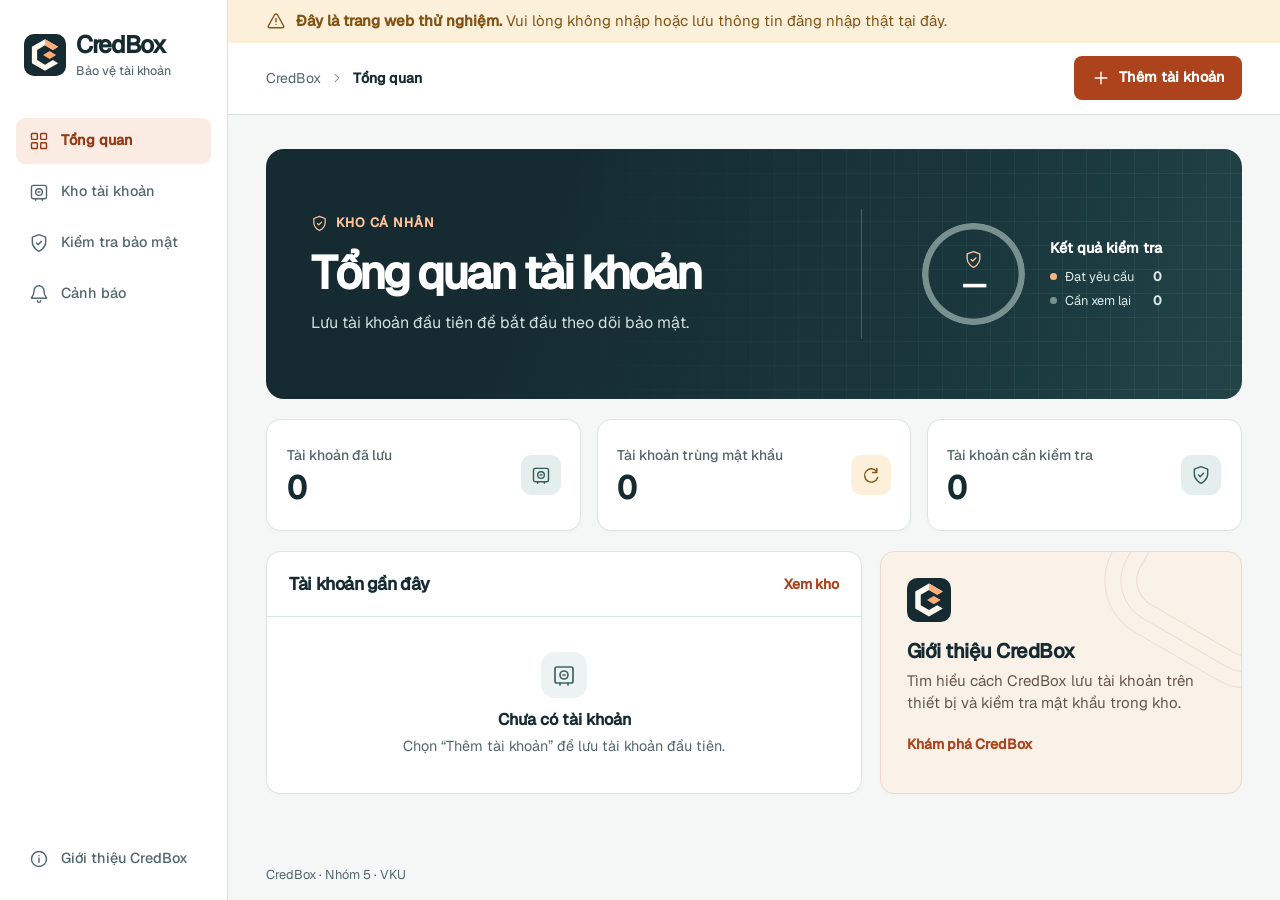
<file: index.html>
<!doctype html>
<html lang="vi">
<head>
  <meta charset="utf-8">
  <meta name="viewport" content="width=device-width, initial-scale=1">
  <meta name="page-type" content="software">
  <meta name="site-kind" content="software">
  <meta name="theme-color" content="#152b31">
  <meta name="description" content="Quản lý tài khoản cá nhân và kiểm tra bảo mật ngay trong trình duyệt.">
  <meta property="og:title" content="CredBox · Kho tài khoản">
  <meta property="og:description" content="Quản lý tài khoản và biết việc bảo mật nào cần xử lý.">
  <title>CredBox · Kho tài khoản</title>
  <link rel="icon" href="assets/credbox.svg">
  <link rel="stylesheet" href="assets/fonts/fonts.css">
  <link rel="stylesheet" href="app.css">
  <script defer src="app.js"></script>
</head>
<body>
  <svg class="symbols" xmlns="http://www.w3.org/2000/svg" aria-hidden="true">
    <symbol id="i-shield" viewBox="0 0 24 24"><path d="M12 22s8-4 8-11V5l-8-3-8 3v6c0 7 8 11 8 11Z"/><path d="m9 12 2 2 4-4"/></symbol>
    <symbol id="i-overview" viewBox="0 0 24 24"><rect x="3" y="3" width="7" height="7" rx="1"/><rect x="14" y="3" width="7" height="7" rx="1"/><rect x="3" y="14" width="7" height="7" rx="1"/><rect x="14" y="14" width="7" height="7" rx="1"/></symbol>
    <symbol id="i-vault" viewBox="0 0 24 24"><rect x="3" y="4" width="18" height="16" rx="2"/><path d="M8 20v2m8-2v2m-5-10h2"/><circle cx="12" cy="12" r="4"/></symbol>
    <symbol id="i-bell" viewBox="0 0 24 24"><path d="M18 8a6 6 0 0 0-12 0c0 7-3 7-3 9h18c0-2-3-2-3-9m-8 12a2 2 0 0 0 4 0"/></symbol>
    <symbol id="i-plus" viewBox="0 0 24 24"><path d="M12 5v14M5 12h14"/></symbol>
    <symbol id="i-arrow" viewBox="0 0 24 24"><path d="M4 12h15m-6-6 6 6-6 6"/></symbol>
    <symbol id="i-search" viewBox="0 0 24 24"><circle cx="10.5" cy="10.5" r="6"/><path d="m15 15 4.5 4.5"/></symbol>
    <symbol id="i-chevron" viewBox="0 0 24 24"><path d="m9 6 6 6-6 6"/></symbol>
    <symbol id="i-history" viewBox="0 0 24 24"><circle cx="12" cy="12" r="9"/><path d="M12 7v5l3 2"/></symbol>
    <symbol id="i-alert" viewBox="0 0 24 24"><path d="M10.3 4.5 2.8 18a1.5 1.5 0 0 0 1.3 2h15.8a1.5 1.5 0 0 0 1.3-2L13.7 4.5a2 2 0 0 0-3.4 0Z"/><path d="M12 9v4m0 3h.01"/></symbol>
    <symbol id="i-lock" viewBox="0 0 24 24"><rect x="5" y="10" width="14" height="11" rx="2"/><path d="M8 10V7a4 4 0 0 1 8 0v3m-4 5v2"/></symbol>
    <symbol id="i-close" viewBox="0 0 24 24"><path d="m6 6 12 12M6 18 18 6"/></symbol>
    <symbol id="i-eye" viewBox="0 0 24 24"><path d="M2 12s4-6 10-6 10 6 10 6-4 6-10 6-10-6-10-6Z"/><circle cx="12" cy="12" r="2.5"/></symbol>
    <symbol id="i-spark" viewBox="0 0 24 24"><path d="M12 2l2.4 7.6L22 12l-7.6 2.4L12 22l-2.4-7.6L2 12l7.6-2.4L12 2Z"/></symbol>
    <symbol id="i-info" viewBox="0 0 24 24"><circle cx="12" cy="12" r="9"/><path d="M12 11v5m0-8h.01"/></symbol>
    <symbol id="i-refresh" viewBox="0 0 24 24"><path d="M19 8a8 8 0 1 0 1 7m-1-11v5h-5"/></symbol>
    <symbol id="i-check" viewBox="0 0 24 24"><path d="m5 12 4 4L19 6"/></symbol>
  </svg>
  <a class="skip" href="#main">Bỏ qua điều hướng</a>
  <div class="app-frame">
    <aside class="sidebar">
      <a class="brand" href="#tong-quan">
        <img src="assets/credbox.svg" width="42" height="42" alt="">
        <span>CredBox<small>Bảo vệ tài khoản</small></span>
      </a>
      <nav aria-label="Điều hướng chính">
        <a href="#tong-quan" data-route="tong-quan"><svg class="icon"><use href="#i-overview"/></svg><span>Tổng quan</span></a>
        <a href="#kho-tai-khoan" data-route="kho-tai-khoan"><svg class="icon"><use href="#i-vault"/></svg><span>Kho tài khoản</span></a>
        <a href="#kiem-tra" data-route="kiem-tra"><svg class="icon"><use href="#i-shield"/></svg><span>Kiểm tra bảo mật</span></a>
        <a href="#canh-bao" data-route="canh-bao"><svg class="icon"><use href="#i-bell"/></svg><span>Cảnh báo</span><span class="nav-count" data-unread hidden></span></a>
      </nav>
      <div class="sidebar-bottom">
        <a class="about-button" href="gioi-thieu.html"><svg class="icon"><use href="#i-info"/></svg> Giới thiệu CredBox</a>
      </div>
    </aside>
    <main id="main" tabindex="-1">
      <p class="trial-warning tone-warn">
        <svg class="icon" aria-hidden="true"><use href="#i-alert"/></svg>
        <span><strong>Đây là trang web thử nghiệm.</strong> Vui lòng không nhập hoặc lưu thông tin đăng nhập thật tại đây.</span>
      </p>
      <header class="topbar">
        <div class="breadcrumb"><span class="breadcrumb-root">CredBox</span><svg class="icon" aria-hidden="true"><use href="#i-chevron"/></svg><span id="breadcrumb">Tổng quan</span></div>
        <div class="topbar-actions">
          <button class="btn btn--secondary" type="button" data-action="lock" hidden><svg class="icon"><use href="#i-lock"/></svg> Khóa kho</button>
          <button class="btn btn--primary" type="button" data-action="add"><svg class="icon"><use href="#i-plus"/></svg> Thêm tài khoản</button>
          <button class="btn btn--primary" type="button" data-action="unlock" hidden><svg class="icon"><use href="#i-lock"/></svg> Mở khóa kho</button>
        </div>
      </header>
      <noscript><p class="empty">Hãy bật JavaScript trong trình duyệt để dùng CredBox.</p></noscript>
      <div class="workspace wrap">
        <section class="view" id="tong-quan" aria-labelledby="title-overview">
          <section class="hero" aria-labelledby="title-overview">
            <div class="hero-copy">
              <p class="hero-kicker"><svg class="icon" aria-hidden="true"><use href="#i-shield"/></svg> Kho cá nhân</p>
              <h1 id="title-overview" tabindex="-1">Tổng quan tài khoản</h1>
              <p id="hero-copy"></p>
            </div>
            <div class="hero-visual">
              <div class="coverage-dial" aria-hidden="true">
                <div id="coverage-ring" class="coverage-ring"></div>
                <div class="coverage-dial-label">
                  <svg class="icon"><use href="#i-shield"/></svg>
                  <strong id="coverage-ratio"></strong>
                </div>
              </div>
              <div class="coverage-legend">
                <p class="coverage-heading">Kết quả kiểm tra</p>
                <p><i class="legend-dot legend-clear"></i><span>Đạt yêu cầu</span><strong id="coverage-clear"></strong></p>
                <p><i class="legend-dot legend-review"></i><span>Cần xem lại</span><strong id="coverage-review"></strong></p>
              </div>
            </div>
          </section>
          <div class="metrics" id="metrics"></div>
          <div class="overview-grid">
            <section class="panel" aria-labelledby="recent-title">
              <div class="panel-heading">
                <h2 id="recent-title">Tài khoản gần đây</h2>
                <a class="text-link" href="#kho-tai-khoan">Xem kho</a>
              </div>
              <div class="row-labels" aria-hidden="true"><span>Tài khoản</span><span>Trạng thái</span></div>
              <div id="recent-accounts"></div>
            </section>
            <section class="panel spotlight" aria-labelledby="spotlight-title">
              <div class="spotlight-body">
                <img class="intro-mark" src="assets/credbox.svg" width="48" height="48" alt="">
                <h2 id="spotlight-title">Giới thiệu CredBox</h2>
                <p>Tìm hiểu cách CredBox lưu tài khoản trên thiết bị và kiểm tra mật khẩu trong kho.</p>
                <a class="text-link" href="gioi-thieu.html">Khám phá CredBox</a>
              </div>
            </section>
          </div>
        </section>
        <section class="view" id="kho-tai-khoan" aria-labelledby="title-vault" hidden>
          <div class="page-heading"><h1 id="title-vault" tabindex="-1">Kho tài khoản</h1><p>Xem thông tin đăng nhập và trạng thái của các tài khoản đã lưu.</p></div>
          <div class="panel">
            <div class="vault-toolbar">
              <label class="search"><svg class="icon"><use href="#i-search"/></svg><input id="vault-search" type="search" aria-label="Tìm tài khoản" placeholder="Tìm dịch vụ hoặc tên đăng nhập"></label>
              <label class="filter"><span class="sr-only">Lọc tài khoản</span><select id="vault-filter">
                <option value="all">Tất cả trạng thái</option><option value="review">Cần kiểm tra</option><option value="clear">Đạt yêu cầu</option>
              </select></label>
            </div>
            <p class="result-count" id="vault-count" aria-live="polite"></p>
            <div class="row-labels" aria-hidden="true"><span>Tài khoản</span><span>Trạng thái</span></div>
            <div id="vault-accounts"></div>
          </div>
        </section>
        <section class="view" id="kiem-tra" aria-labelledby="title-health" hidden>
          <div class="page-heading"><h1 id="title-health" tabindex="-1">Kiểm tra bảo mật</h1><p>Xem lịch sử đăng nhập, kiểm tra mật khẩu và trạng thái xác thực hai yếu tố.</p></div>
          <div class="checks" id="security-checks"></div>
        </section>
        <section class="view" id="canh-bao" aria-labelledby="title-alerts" hidden>
          <div class="page-heading"><h1 id="title-alerts" tabindex="-1">Cảnh báo</h1><p>Tài khoản có lần đăng nhập cần xác minh, mật khẩu ngắn hoặc mật khẩu dùng lại.</p></div>
          <div id="alerts-content"></div>
        </section>
      </div>
      <footer class="main-footer">CredBox · Nhóm 5 · VKU</footer>
    </main>
  </div>
  <dialog id="dialog" aria-labelledby="dialog-title">
    <div class="dialog-head">
      <h2 id="dialog-title"></h2>
      <button class="btn icon-button" type="button" data-action="close" aria-label="Đóng hộp thoại"><svg class="icon"><use href="#i-close"/></svg></button>
    </div>
    <div id="dialog-content"></div>
  </dialog>
  <div id="notice" class="notice" role="status" aria-live="polite"></div>
</body>
</html>
</file>
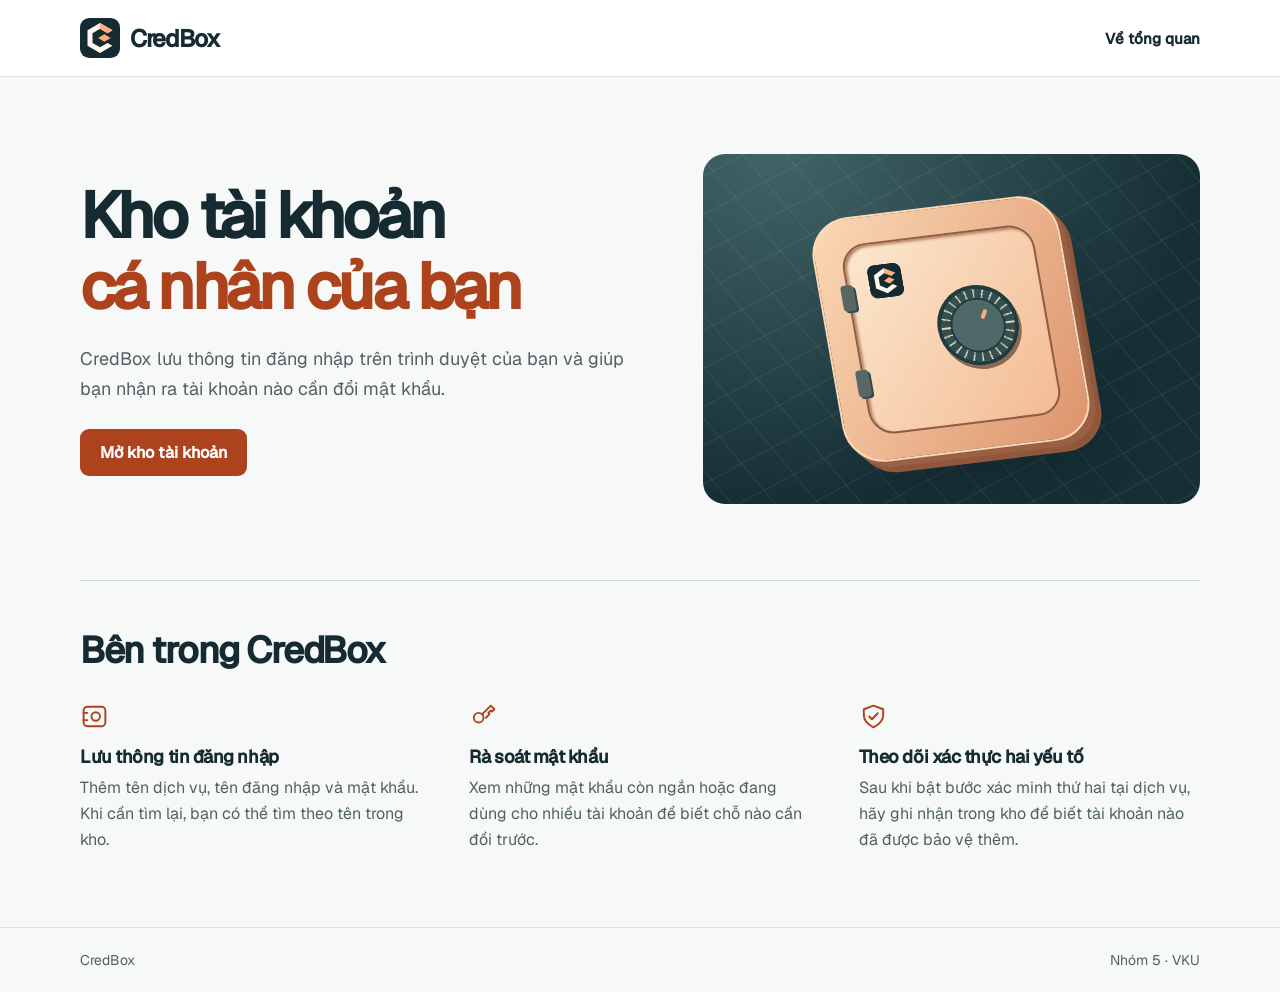
<file: gioi-thieu.html>
<!doctype html>
<html lang="vi">
<head>
  <meta charset="utf-8">
  <meta name="viewport" content="width=device-width, initial-scale=1">
  <meta name="theme-color" content="#152b31">
  <meta name="description" content="Tìm hiểu cách CredBox lưu thông tin đăng nhập trên thiết bị và giúp bạn kiểm tra mật khẩu của từng tài khoản.">
  <title>Giới thiệu CredBox</title>
  <link rel="icon" type="image/svg+xml" href="assets/credbox.svg">
  <link rel="stylesheet" href="assets/fonts/fonts.css">
  <link rel="stylesheet" href="gioi-thieu.css">
</head>
<body>
  <a class="skip" href="#noi-dung">Đến nội dung chính</a>
  <header>
    <nav class="wrap" aria-label="Điều hướng">
      <a class="brand" href="index.html#tong-quan"><img src="assets/credbox.svg" width="40" height="40" alt="">CredBox</a>
      <a class="home-link" href="index.html#tong-quan">Về tổng quan</a>
    </nav>
  </header>
  <main id="noi-dung" class="wrap">
    <section class="intro" aria-labelledby="intro-title">
      <div class="intro-copy">
        <h1 id="intro-title">Kho tài khoản <em>cá nhân của bạn</em></h1>
        <p>CredBox lưu thông tin đăng nhập trên trình duyệt của bạn và giúp bạn nhận ra tài khoản nào cần đổi mật khẩu.</p>
        <a class="button" href="index.html#kho-tai-khoan">Mở kho tài khoản</a>
      </div>
      <div class="illustration" aria-hidden="true">
        <div class="safe"><div class="door"><img src="assets/credbox.svg" width="42" height="42" alt=""><div class="dial"></div></div></div>
      </div>
    </section>
    <section class="features" aria-labelledby="features-title">
      <h2 id="features-title">Bên trong CredBox</h2>
      <div class="feature-list">
        <article>
          <svg viewBox="0 0 24 24" aria-hidden="true"><rect x="3" y="4" width="18" height="16" rx="3"/><circle cx="13" cy="12" r="3.5"/><path d="M3 9h3m-3 6h3"/></svg>
          <h3>Lưu thông tin đăng nhập</h3><p>Thêm tên dịch vụ, tên đăng nhập và mật khẩu. Khi cần tìm lại, bạn có thể tìm theo tên trong kho.</p>
        </article>
        <article>
          <svg viewBox="0 0 24 24" aria-hidden="true"><circle cx="8" cy="13" r="4"/><path d="m11 10 7-7 3 3-2 2-1-1-2 2 1 1-3 3"/></svg>
          <h3>Rà soát mật khẩu</h3><p>Xem những mật khẩu còn ngắn hoặc đang dùng cho nhiều tài khoản để biết chỗ nào cần đổi trước.</p>
        </article>
        <article>
          <svg viewBox="0 0 24 24" aria-hidden="true"><path d="m12 3 8 3v5c0 5-4 8-8 10-4-2-8-5-8-10V6z"/><path d="m8.5 12 2.3 2.3 4.7-5"/></svg>
          <h3>Theo dõi xác thực hai yếu tố</h3><p>Sau khi bật bước xác minh thứ hai tại dịch vụ, hãy ghi nhận trong kho để biết tài khoản nào đã được bảo vệ thêm.</p>
        </article>
      </div>
    </section>
  </main>
  <footer><div class="wrap">CredBox <span>Nhóm 5 · VKU</span></div></footer>
</body>
</html>
</file>
<file: assets/fonts/fonts.css>
/* cyrillic-ext */
@font-face {
  font-family: 'Geist';
  font-style: normal;
  font-weight: 400 500;
  font-display: swap;
  src: url(geist-1.woff2) format('woff2');
  unicode-range: U+0460-052F, U+1C80-1C8A, U+20B4, U+2DE0-2DFF, U+A640-A69F, U+FE2E-FE2F;
}
/* cyrillic */
@font-face {
  font-family: 'Geist';
  font-style: normal;
  font-weight: 400 500;
  font-display: swap;
  src: url(geist-2.woff2) format('woff2');
  unicode-range: U+0301, U+0400-045F, U+0490-0491, U+04B0-04B1, U+2116;
}
/* vietnamese */
@font-face {
  font-family: 'Geist';
  font-style: normal;
  font-weight: 400 500;
  font-display: swap;
  src: url(geist-3.woff2) format('woff2');
  unicode-range: U+0102-0103, U+0110-0111, U+0128-0129, U+0168-0169, U+01A0-01A1, U+01AF-01B0, U+0300-0301, U+0303-0304, U+0308-0309, U+0323, U+0329, U+1EA0-1EF9, U+20AB;
}
/* latin-ext */
@font-face {
  font-family: 'Geist';
  font-style: normal;
  font-weight: 400 500;
  font-display: swap;
  src: url(geist-4.woff2) format('woff2');
  unicode-range: U+0100-02BA, U+02BD-02C5, U+02C7-02CC, U+02CE-02D7, U+02DD-02FF, U+0304, U+0308, U+0329, U+1D00-1DBF, U+1E00-1E9F, U+1EF2-1EFF, U+2020, U+20A0-20AB, U+20AD-20C4, U+2113, U+2C60-2C7F, U+A720-A7FF;
}
/* latin */
@font-face {
  font-family: 'Geist';
  font-style: normal;
  font-weight: 400 500;
  font-display: swap;
  src: url(geist-5.woff2) format('woff2');
  unicode-range: U+0000-00FF, U+0131, U+0152-0153, U+02BB-02BC, U+02C6, U+02DA, U+02DC, U+0304, U+0308, U+0329, U+2000-206F, U+20AC, U+2122, U+2191, U+2193, U+2212, U+2215, U+FEFF, U+FFFD;
}
/* cyrillic-ext */
@font-face {
  font-family: 'Geist Mono';
  font-style: normal;
  font-weight: 400 500;
  font-display: swap;
  src: url(geist-6.woff2) format('woff2');
  unicode-range: U+0460-052F, U+1C80-1C8A, U+20B4, U+2DE0-2DFF, U+A640-A69F, U+FE2E-FE2F;
}
/* cyrillic */
@font-face {
  font-family: 'Geist Mono';
  font-style: normal;
  font-weight: 400 500;
  font-display: swap;
  src: url(geist-7.woff2) format('woff2');
  unicode-range: U+0301, U+0400-045F, U+0490-0491, U+04B0-04B1, U+2116;
}
/* symbols2 */
@font-face {
  font-family: 'Geist Mono';
  font-style: normal;
  font-weight: 400 500;
  font-display: swap;
  src: url(geist-8.woff2) format('woff2');
  unicode-range: U+2000-2001, U+2004-2008, U+200A, U+23B8-23BD, U+2500-259F;
}
/* vietnamese */
@font-face {
  font-family: 'Geist Mono';
  font-style: normal;
  font-weight: 400 500;
  font-display: swap;
  src: url(geist-9.woff2) format('woff2');
  unicode-range: U+0102-0103, U+0110-0111, U+0128-0129, U+0168-0169, U+01A0-01A1, U+01AF-01B0, U+0300-0301, U+0303-0304, U+0308-0309, U+0323, U+0329, U+1EA0-1EF9, U+20AB;
}
/* latin-ext */
@font-face {
  font-family: 'Geist Mono';
  font-style: normal;
  font-weight: 400 500;
  font-display: swap;
  src: url(geist-10.woff2) format('woff2');
  unicode-range: U+0100-02BA, U+02BD-02C5, U+02C7-02CC, U+02CE-02D7, U+02DD-02FF, U+0304, U+0308, U+0329, U+1D00-1DBF, U+1E00-1E9F, U+1EF2-1EFF, U+2020, U+20A0-20AB, U+20AD-20C4, U+2113, U+2C60-2C7F, U+A720-A7FF;
}
/* latin */
@font-face {
  font-family: 'Geist Mono';
  font-style: normal;
  font-weight: 400 500;
  font-display: swap;
  src: url(geist-11.woff2) format('woff2');
  unicode-range: U+0000-00FF, U+0131, U+0152-0153, U+02BB-02BC, U+02C6, U+02DA, U+02DC, U+0304, U+0308, U+0329, U+2000-206F, U+20AC, U+2122, U+2191, U+2193, U+2212, U+2215, U+FEFF, U+FFFD;
}
</file>
<file: app.css>
:root {
  color-scheme: light;
  --bg: #f5f7f7;
  --card: #fff;
  --ink: #152b31;
  --muted: #53666b;
  --line: #dce3e3;
  --line-strong: #abb9ba;
  --accent: #ac431c;
  --accent-soft: #faece3;
  --row-hover: #f5f8f7;
  --pad: clamp(20px, 3vw, 48px);
  font-family: Geist, system-ui, sans-serif;
  line-height: 1.5;
  background: var(--bg);
  color: var(--ink);
}
* { box-sizing: border-box; }
body { margin: 0; background: var(--bg); color: var(--ink); }
button, input, select { font: inherit; color: inherit; }
button, select { cursor: pointer; }
a { color: inherit; text-decoration: none; }
p, h1, h2, h3 { margin: 0; }
h1, h2, h3 { text-wrap: balance; }
:focus-visible { outline: 3px solid #c25b28; outline-offset: 3px; }
[hidden] { display: none !important; }
.symbols { position: absolute; width: 0; height: 0; overflow: hidden; }
.sr-only, .skip:not(:focus) { position: absolute; width: 1px; height: 1px; overflow: hidden; clip-path: inset(50%); white-space: nowrap; }
.skip:focus { position: fixed; z-index: 5; top: 8px; left: 8px; padding: 12px; border-radius: 8px; background: var(--ink); color: white; }
.icon { width: 20px; height: 20px; flex: none; fill: none; stroke: currentColor; stroke-width: 1.7; stroke-linecap: round; stroke-linejoin: round; vertical-align: middle; }
.app-frame { display: grid; grid-template-columns: 228px minmax(0, 1fr); min-height: 100dvh; }
.sidebar { position: sticky; top: 0; display: flex; flex-direction: column; height: 100dvh; padding: 32px 16px 18px; overflow-y: auto; border-right: 1px solid var(--line); background: var(--card); }
.brand { display: flex; align-items: center; gap: 10px; width: fit-content; margin: 0 8px 40px; font-size: 24px; font-weight: 720; line-height: 1.12; letter-spacing: -.055em; }
.brand img { flex: none; width: 42px; height: 42px; }
.brand small { display: block; margin-top: 5px; color: var(--muted); font-size: .78rem; font-weight: 450; letter-spacing: 0; }
.sidebar nav { display: grid; gap: 5px; }
.sidebar nav a, .about-button { display: flex; align-items: center; gap: 12px; min-height: 46px; padding: 9px 13px; border: 0; border-radius: 9px; background: transparent; color: var(--muted); font-size: .9rem; font-weight: 520; text-align: left; }
.sidebar nav a:hover, .about-button:hover { background: var(--row-hover); color: var(--ink); }
.sidebar nav a[aria-current="page"] { background: var(--accent-soft); color: #943916; font-weight: 650; }
.nav-count { margin-left: auto; padding: 0 5px; min-width: 20px; border-radius: 5px; background: #fbe3dd; color: #952d26; font-size: .78rem; text-align: center; }
.sidebar-bottom { margin-top: auto; padding-top: 16px; }
main { min-width: 0; display: flex; flex-direction: column; }
.trial-warning { display: flex; align-items: center; gap: 10px; padding: 10px var(--pad); font-size: .9375rem; }
.topbar { min-height: 72px; display: flex; align-items: center; justify-content: space-between; gap: 16px; padding: 12px var(--pad); border-bottom: 1px solid var(--line); background: var(--card); }
.topbar-actions, .breadcrumb, .actions { display: flex; align-items: center; gap: 9px; }
.breadcrumb { font-size: .875rem; }
.breadcrumb-root, .breadcrumb .icon { color: var(--muted); }
.breadcrumb .icon { width: 14px; height: 14px; }
#breadcrumb { font-weight: 600; }
.btn { display: inline-flex; align-items: center; justify-content: center; min-height: 44px; gap: 8px; padding: 9px 16px; border-radius: 8px; border: 1px solid transparent; font-size: .9rem; font-weight: 600; line-height: 1.35; }
.btn--primary { background: var(--accent); color: white; }
.btn--primary:hover { background: #8c3516; }
.btn--secondary, .icon-button { background: var(--card); border-color: var(--line-strong); }
.btn--secondary:hover, .icon-button:hover { background: var(--row-hover); }
.btn:disabled { cursor: default; opacity: .65; }
.icon-button { width: 44px; padding: 8px; }
.workspace { width: 100%; max-width: 1440px; margin: 0 auto; padding: clamp(22px, 2.7vw, 42px) var(--pad) 40px; }
.page-heading { margin: 4px 0 24px; }
h1 { font-size: clamp(2rem, 3.4vw, 2.8rem); font-weight: 630; line-height: 1.13; letter-spacing: -.055em; }
.page-heading p { margin-top: 8px; max-width: 70ch; color: var(--muted); }
.hero {
  position: relative; isolation: isolate; overflow: hidden;
  display: grid; grid-template-columns: minmax(0, 1.3fr) minmax(230px, .85fr); align-items: center;
  gap: clamp(16px, 2.8vw, 44px); min-height: 250px; padding: clamp(24px, 3.5vw, 52px);
  border-radius: 18px; background: linear-gradient(112deg, #152b31 28%, #1a383e 74%, #224447); color: #fff;
}
.hero::after {
  content: ""; position: absolute; z-index: -1; inset: 0 0 0 25%; pointer-events: none;
  background-image: linear-gradient(#bbdfce12 1px, transparent 1px), linear-gradient(90deg, #bbdfce12 1px, transparent 1px);
  background-size: 24px 24px; mask-image: linear-gradient(to right, transparent, black 85%);
}
.hero-kicker { display: flex; align-items: center; gap: 8px; margin-bottom: 14px; color: #ffc299; font-size: .8rem; font-weight: 650; letter-spacing: .065em; text-transform: uppercase; }
.hero-kicker .icon { width: 17px; height: 17px; }
.hero h1 { font-size: clamp(2rem, 3.6vw, 3.5rem); color: #fff; }
#hero-copy { margin-top: 12px; max-width: 43ch; color: #d2e1df; }
.hero-visual { --review-track: #78918e; display: flex; align-items: center; justify-content: center; gap: clamp(12px, 2vw, 28px); min-width: 0; padding: 14px 0 14px clamp(12px, 2vw, 32px); border-left: 1px solid #ffffff36; }
.coverage-dial { position: relative; display: grid; place-items: center; width: clamp(82px, 8vw, 134px); flex: none; aspect-ratio: 1; }
.coverage-ring { --cleared: 0%; width: 100%; height: 100%; border-radius: 50%; background: conic-gradient(#ffb47f var(--cleared), var(--review-track) var(--cleared)); mask: radial-gradient(farthest-side, transparent calc(100% - 7px), black calc(100% - 6px)); }
.coverage-dial-label { position: absolute; display: grid; justify-items: center; gap: 3px; }
.coverage-dial-label .icon { color: #ffc299; width: 19px; height: 19px; }
.coverage-dial-label strong { font-size: clamp(1.1rem, 2.1vw, 1.9rem); line-height: 1; letter-spacing: -.045em; font-variant-numeric: tabular-nums; }
.coverage-legend { min-width: 0; font-size: .8rem; }
.coverage-heading { margin-bottom: 8px; font-size: .9rem; font-weight: 650; }
.coverage-legend p:not(.coverage-heading) { display: flex; align-items: center; gap: 8px; margin-top: 5px; color: #dfebe8; }
.coverage-legend strong { margin-left: auto; padding-left: 5px; }
.legend-dot { flex: none; width: 7px; height: 7px; border-radius: 50%; }
.legend-clear { background: #ffb47f; }
.legend-review { background: var(--review-track); }
.metrics { display: grid; grid-template-columns: repeat(3, minmax(0, 1fr)); gap: 16px; margin: 20px 0; }
.panel, .metric { min-width: 0; border: 1px solid var(--line); border-radius: 14px; background: var(--card); box-shadow: 0 2px 5px #152b3105; }
.metric { display: grid; grid-template-columns: minmax(0, 1fr) auto; align-content: center; align-items: center; gap: 5px 8px; min-height: 112px; padding: 18px clamp(14px, 1.5vw, 24px); }
.metric:hover { border-color: #b9c6c5; box-shadow: 0 3px 9px #152b310d; }
.metric-label { color: var(--muted); font-size: .875rem; font-weight: 500; }
.metric-icon { display: grid; place-items: center; flex: none; width: 40px; height: 40px; border-radius: 11px; }
.metric .metric-icon { grid-area: 1 / 2 / 3 / 3; }
.metric strong { color: var(--ink); font-size: 2rem; line-height: 1.08; font-weight: 650; font-variant-numeric: tabular-nums; letter-spacing: -.045em; }
.overview-grid { display: grid; grid-template-columns: minmax(0, 1.65fr) minmax(0, 1fr); gap: 18px; }
.panel-heading { display: flex; justify-content: space-between; align-items: center; gap: 10px; padding: 10px 22px; min-height: 64px; border-bottom: 1px solid var(--line); }
.panel h2, .check-title { font-size: 1.1rem; font-weight: 630; line-height: 1.3; letter-spacing: -.026em; }
.text-link { display: inline-flex; align-items: center; gap: 6px; min-height: 44px; color: var(--accent); font-size: .875rem; font-weight: 620; }
.text-link:hover { text-decoration: underline; text-underline-offset: 4px; }
.text-link .icon { width: 16px; height: 16px; }
.spotlight { position: relative; isolation: isolate; overflow: hidden; padding: clamp(19px, 2vw, 30px); background: #faf1e9; border-color: #ecdaca; }
.spotlight::after { content: ""; position: absolute; z-index: -1; width: 150px; height: 150px; right: -65px; top: -65px; border: 1px solid #c88f6333; border-radius: 28px; box-shadow: 0 0 0 15px #faf1e9, 0 0 0 16px #c88f6333, 0 0 0 31px #faf1e9, 0 0 0 32px #c88f6333; transform: rotate(30deg); }
.intro-mark { display: block; width: 44px; height: 44px; margin-bottom: 16px; }
.spotlight h2 { font-size: 1.25rem; }
.spotlight p { margin-top: 6px; max-width: 36ch; color: #66564b; font-size: .94rem; }
.spotlight .text-link { margin-top: 8px; }
.spotlight .text-link::after { content: ""; position: absolute; inset: 0; }
.spotlight:has(.text-link:focus-visible) { outline: 3px solid var(--accent); outline-offset: 3px; }
.account-row { width: 100%; display: grid; grid-template-columns: minmax(0, 1fr) auto 16px; align-items: center; gap: 12px; padding: 12px 22px; min-height: 68px; border: 0; background: transparent; text-align: left; }
.account-row + .account-row { border-top: 1px solid var(--line); }
.account-row:last-child { border-radius: 0 0 14px 14px; }
.account-row:hover { background: var(--row-hover); }
.account-row:focus-visible { position: relative; outline-offset: -4px; }
.account-row > .icon { width: 16px; color: var(--muted); }
.account-identity { display: flex; align-items: center; gap: 11px; min-width: 0; }
.account-identity > span:last-child { min-width: 0; }
.account-identity strong, .account-identity small { display: block; overflow: hidden; text-overflow: ellipsis; white-space: nowrap; }
.account-identity strong { font-size: .95rem; }
.account-identity small { font-size: .8rem; color: var(--muted); }
.service { display: grid; place-items: center; flex: none; width: 38px; height: 38px; border-radius: 10px; border: 1px solid var(--line); background: #f0f5f3; color: #315850; font-size: 1rem; font-weight: 650; }
.badge { overflow-wrap: anywhere; min-width: 0; display: inline-flex; align-items: center; gap: 5px; padding: 4px 8px; border-radius: 6px; font-size: .78rem; font-weight: 550; line-height: 1.3; }
.badge .icon { width: 14px; height: 14px; }
.tone-info { background: #e4eeed; color: #335e58; }
.tone-warn { background: #fcf0da; color: #815415; }
.tone-risk { background: #fbe3dd; color: #922f24; }
.tone-ok { background: #e2f0e7; color: #326646; }
.row-labels { display: flex; justify-content: space-between; gap: 8px; padding: 8px 45px 8px 22px; border-bottom: 1px solid var(--line); color: var(--muted); font-size: .78rem; font-weight: 500; }
.vault-toolbar { display: flex; gap: 12px; padding: 20px 22px 0; }
.search { display: flex; align-items: center; gap: 9px; flex: 1; min-width: 0; padding: 0 12px; border: 1px solid var(--line-strong); border-radius: 8px; color: var(--muted); }
.search:focus-within { outline: 2px solid var(--accent); }
.search input { width: 100%; min-width: 0; min-height: 44px; border: 0; outline: 0; background: transparent; color: var(--ink); }
select, .dialog-form input { width: 100%; max-width: 100%; min-height: 44px; padding: 8px 12px; border: 1px solid var(--line-strong); border-radius: 8px; background: white; color: var(--ink); }
select { appearance: none; padding-right: 34px; background: white url("data:image/svg+xml,%3Csvg xmlns='http://www.w3.org/2000/svg' width='14' height='14' viewBox='0 0 14 14'%3E%3Cpath d='m3 5 4 4 4-4' fill='none' stroke='%2353666b' stroke-width='1.6'/%3E%3C/svg%3E") no-repeat right 12px center; }
.result-count { margin: 10px 22px; color: var(--muted); font-size: .85rem; }
.empty { padding: 19px 22px; color: var(--muted); font-size: .94rem; }
.empty-state { display: grid; place-items: center; align-content: center; min-height: 176px; padding: 25px 22px; text-align: center; }
.empty-state > .icon { box-sizing: content-box; width: 24px; height: 24px; padding: 11px; margin-bottom: 10px; border-radius: 14px; background: #edf3f2; color: #406563; }
.empty-state h3 { font-size: 1rem; font-weight: 600; }
.empty-state p { max-width: 46ch; margin-top: 4px; color: var(--muted); font-size: .9rem; }
.checks { display: grid; align-items: start; grid-template-columns: repeat(2, minmax(0, 1fr)); gap: 16px; }
.checks > :only-child { grid-column: 1 / -1; }
.check-header { display: flex; align-items: center; gap: 12px; padding: 18px 22px; border-radius: inherit; cursor: pointer; }
.check-header::-webkit-details-marker { display: none; }
.check-header:hover { background: var(--row-hover); }
.check-header > .icon { margin-left: auto; width: 16px; color: var(--muted); }
details[open] > .check-header { border-radius: 14px 14px 0 0; border-bottom: 1px solid var(--line); }
details[open] > .check-header > .icon { transform: rotate(90deg); }
.check-count { color: var(--muted); font-size: .9rem; }
.check-description { display: block; margin-top: 4px; color: var(--muted); font-size: .9rem; }
.main-footer { margin-top: auto; padding: 16px var(--pad); color: var(--muted); font-size: .8rem; }
dialog { width: min(500px, calc(100% - 24px)); max-height: calc(100dvh - 24px); padding: 0; overscroll-behavior: contain; border: 1px solid var(--line); border-radius: 16px; background: white; color: var(--ink); box-shadow: 0 20px 70px #152b3140; }
dialog::backdrop { background: #132b3199; }
.dialog-head { display: flex; align-items: center; justify-content: space-between; gap: 12px; padding: 13px 18px 13px 23px; border-bottom: 1px solid var(--line); }
.dialog-head h2 { font-size: 1.25rem; line-height: 1.3; letter-spacing: -.025em; overflow-wrap: anywhere; }
.dialog-head .icon-button { flex: none; border: 0; }
#dialog-content { padding: 20px 23px 24px; }
#dialog-content > p, .form-help { color: var(--muted); font-size: .9rem; }
.dialog-form { display: grid; gap: 14px; }
.form-field { display: grid; gap: 5px; min-width: 0; }
.form-field > span { font-size: .9rem; font-weight: 580; }
.form-error { color: #963222; font-size: .9rem; }
.form-error:empty { display: none; }
.actions { flex-wrap: wrap; margin-top: 7px; }
.login-list { list-style: none; margin: 16px 0 0; padding: 0; }
.login-list li { padding-top: 13px; border-top: 1px solid var(--line); overflow-wrap: anywhere; }
.login-summary { display: flex; align-items: center; flex-wrap: wrap; gap: 8px; font-weight: 600; }
.login-facts { display: grid; grid-template-columns: auto minmax(0, 1fr); gap: 3px 12px; margin: 8px 0 0; font-size: .9rem; }
.login-facts dt { color: var(--muted); }
.login-facts dd { margin: 0; }
.detail-service { display: flex; align-items: center; gap: 12px; margin-bottom: 16px; overflow-wrap: anywhere; }
.detail-service p { color: var(--muted); font-size: .9rem; }
.dialog-fields, .detail-checks { display: grid; gap: 8px; margin: 16px 0; }
.field, .detail-checks > div { display: flex; align-items: center; justify-content: space-between; gap: 12px; min-width: 0; font-size: .9rem; }
.field { padding: 10px 12px; border-radius: 8px; background: var(--row-hover); }
.field > span:first-child { color: var(--muted); }
.field output, .field strong { min-width: 0; overflow-wrap: anywhere; }
.password-field { min-width: 0; display: flex; align-items: center; gap: 4px; }
.password-field output { font-family: ui-monospace, monospace; text-align: end; }
.password-field .icon-button { flex: none; }
.notice { position: fixed; z-index: 3; bottom: 18px; right: 18px; max-width: min(360px, calc(100% - 36px)); border-radius: 9px; background: var(--ink); color: #fff; font-size: .875rem; }
.notice:not(:empty) { padding: 12px 16px; box-shadow: 0 4px 18px #152b313d; }

@media (max-width: 1120px) {
  :root { --pad: 24px; }
  .app-frame { grid-template-columns: 196px minmax(0, 1fr); }
  .sidebar { padding-inline: 12px; }
  .hero { min-height: 222px; padding: 26px; gap: 16px; }
}
@media (max-width: 850px) {
  .app-frame { display: block; }
  .sidebar { position: static; height: auto; padding: 12px var(--pad) 8px; border-right: 0; border-bottom: 1px solid var(--line); display: grid; grid-template-columns: 1fr auto; align-items: center; overflow: visible; }
  .brand { margin: 0; font-size: 21px; }
  .brand img { width: 36px; height: 36px; }
  .sidebar-bottom { grid-area: 1 / 2; margin: 0; padding: 0; }
  .sidebar nav { grid-column: 1 / -1; grid-row: 2; grid-template-columns: repeat(4, minmax(0, 1fr)); gap: 4px; margin-top: 10px; }
  .sidebar nav a { justify-content: center; gap: 6px; padding: 8px 4px; font-size: .85rem; }
  .nav-count { margin-left: 0; }
  .topbar { min-height: 61px; padding-block: 8px; }
}
@media (max-width: 640px) {
  :root { --pad: 16px; }
  .sidebar nav a { position: relative; flex-direction: column; justify-content: flex-start; text-align: center; gap: 4px; padding: 6px 2px; font-size: .78rem; line-height: 1.2; }
  .sidebar nav .icon { width: 18px; height: 18px; }
  .nav-count { position: absolute; right: 5px; top: 0; min-width: 16px; }
  .topbar { gap: 6px; flex-wrap: wrap; }
  .topbar-actions { gap: 6px; flex-wrap: wrap; }
  .breadcrumb-root, .breadcrumb .icon { display: none; }
  .topbar .btn { padding-inline: 10px; font-size: .85rem; gap: 5px; }
  .topbar .btn .icon { width: 16px; }
  .hero { grid-template-columns: minmax(0, 1fr); min-height: auto; gap: 18px; padding: 24px; }
  .hero-kicker { margin-bottom: 10px; }
  .hero-visual { justify-content: start; gap: 20px; padding: 15px 0 0; border-left: 0; border-top: 1px solid #ffffff36; }
  .coverage-dial { width: 72px; }
  .coverage-dial-label .icon { width: 15px; height: 15px; }
  .coverage-legend { min-width: 130px; }
  .coverage-heading { margin-bottom: 2px; }
  .metrics { gap: 7px; margin: 12px 0 16px; }
  .metric { display: flex; flex-direction: column; align-items: start; gap: 5px; min-height: auto; padding: 12px 9px; border-radius: 10px; }
  .metric .metric-icon { order: -2; width: 29px; height: 29px; border-radius: 8px; }
  .metric .metric-icon .icon { width: 17px; height: 17px; }
  .metric strong { order: -1; font-size: 1.5rem; }
  .metric-label { font-size: .8rem; line-height: 1.32; }
  .overview-grid, .checks { grid-template-columns: minmax(0, 1fr); gap: 14px; }
  .panel-heading, .account-row, .check-header { padding-inline: 15px; }
  .account-row { grid-template-columns: minmax(0, 1fr) auto 12px; gap: 6px; }
  .account-row .badge { max-width: 96px; }
  .account-identity { gap: 7px; }
  .row-labels { padding-inline: 15px 32px; }
  .vault-toolbar { flex-direction: column; padding: 15px 15px 0; }
  .result-count { margin-inline: 15px; }
  .dialog-head { padding-inline: 16px 10px; }
  #dialog-content { padding-inline: 16px; }
}
</file>
<file: gioi-thieu.css>
:root {
  color-scheme: light;
  font-family: Geist, system-ui, sans-serif;
  color: #152b31;
  background: #f7f9f8;
}
* { box-sizing: border-box; }
body, h1, h2, h3, p { margin: 0; }
a { color: inherit; text-decoration: none; }
a:focus-visible { outline: 3px solid #ac431c; outline-offset: 4px; }
.skip { position: absolute; padding: 12px; transform: translateY(-130%); background: white; }
.skip:focus { transform: none; }
.wrap { width: min(1120px, 90%); margin-inline: auto; }
header { background: white; border-bottom: 1px solid #dce2e1; }
nav, footer .wrap { display: flex; justify-content: space-between; align-items: center; gap: 16px; }
nav { min-height: 76px; }
.brand { display: inline-flex; align-items: center; gap: 10px; font-size: 1.5rem; font-weight: 700; letter-spacing: -.055em; }
.home-link { padding-block: 12px; font-size: .9375rem; font-weight: 600; }
.home-link:hover { text-decoration: underline; text-underline-offset: 4px; }
.intro { display: grid; grid-template-columns: 1.1fr 1fr; gap: clamp(24px, 6vw, 82px); align-items: center; padding-block: clamp(36px, 6vw, 82px); }
.intro-copy h1 { font-size: clamp(2.6rem, 5vw, 4.8rem); line-height: 1.1; font-weight: 600; letter-spacing: -.055em; }
.intro-copy em { display: block; font-style: normal; color: #ac431c; }
.intro-copy p { max-width: 47ch; margin: 22px 0 26px; font-size: 1.125rem; line-height: 1.65; color: #506063; }
.button { display: inline-block; padding: 13px 20px; background: #ac431c; border-radius: 9px; color: white; font-weight: 600; }
.button:hover { background: #863211; }
.illustration {
  position: relative; isolation: isolate; overflow: hidden;
  display: grid; place-items: center; aspect-ratio: 1.42; border-radius: 22px;
  background: radial-gradient(ellipse at 15% 0, #416467, transparent 70%), #162f35;
}
.illustration::before {
  content: ""; position: absolute; inset: -90%; z-index: -1; transform: rotate(-28deg) skew(12deg);
  background-image: linear-gradient(#9bbab420 1px, transparent 1px), linear-gradient(90deg, #9bbab420 1px, transparent 1px);
  background-size: 34px 34px;
}
.safe {
  position: relative; width: 50%; aspect-ratio: 1; padding: 5.2%;
  transform: rotate(-10deg) skewY(3deg);
  border-radius: 16%; border: 2px solid #ffd9b7; background: linear-gradient(125deg, #fbd8b5, #dd946c);
  box-shadow: 2px 3px #996044, 5px 6px #996044, 8px 9px #90573d, 10px 12px #90573d, 18px 32px 30px #0c20284d;
}
.door {
  position: relative; width: 100%; height: 100%; border-radius: 13%; border: 2px solid #8e5d46;
  background: linear-gradient(130deg, #fce8cf, #f3bb93); box-shadow: inset 2px 2px 3px #b47f5e;
}
.door img { position: absolute; top: 11%; left: 11%; width: 18%; height: auto; }
.door::before, .door::after {
  content: ""; position: absolute; left: -4%; width: 7%; height: 14%; border-radius: 4px;
  background: #596666; box-shadow: 2px 2px #364949;
}
.door::before { top: 20%; }
.door::after { bottom: 20%; }
.dial {
  display: grid; place-items: center; position: absolute; top: 28%; right: 14%; width: 43%; aspect-ratio: 1;
  border: 4px solid #203c3f; border-radius: 50%;
  background: repeating-conic-gradient(#e8d5b7 0deg 2deg, #334f51 3deg 15deg);
  box-shadow: 2px 4px #8c6854;
}
.dial::before { content: ""; width: 70%; height: 70%; border-radius: 50%; border: 2px solid #203c3f; background: #4e6968; }
.dial::after { content: ""; position: absolute; top: 29%; left: 58%; width: 5%; height: 14%; transform: rotate(30deg); border-radius: 3px; background: #ffac78; }
.features { padding: clamp(25px, 4vw, 45px) 0 clamp(40px, 6vw, 75px); border-top: 1px solid #cfd9d8; }
h2 { font-size: clamp(1.5rem, 3vw, 2.3rem); font-weight: 600; letter-spacing: -.04em; }
.feature-list { display: grid; grid-template-columns: repeat(3, 1fr); gap: clamp(20px, 4vw, 48px); margin-top: 28px; }
.feature-list svg { display: block; width: 29px; height: 29px; margin-bottom: 14px; stroke: #ac431c; stroke-width: 1.6; stroke-linejoin: round; stroke-linecap: round; fill: none; }
h3 { font-size: 1.125rem; letter-spacing: -.025em; }
.feature-list p { margin-top: 7px; color: #506063; line-height: 1.6; }
footer { border-top: 1px solid #dce2e1; color: #506063; font-size: .875rem; }
footer .wrap { min-height: 64px; }
@media (max-width: 700px) {
  nav { min-height: 64px; }
  .intro { grid-template-columns: 1fr; }
  .illustration { aspect-ratio: 2; }
  .safe { width: min(40%, 190px); padding: 3.6%; }
  .feature-list { grid-template-columns: 1fr; }
  .feature-list article { display: grid; grid-template-columns: 30px 1fr; column-gap: 15px; }
  .feature-list svg { grid-row: span 2; margin: 0; }
  .feature-list p { grid-column: 2; }
}
</file>
